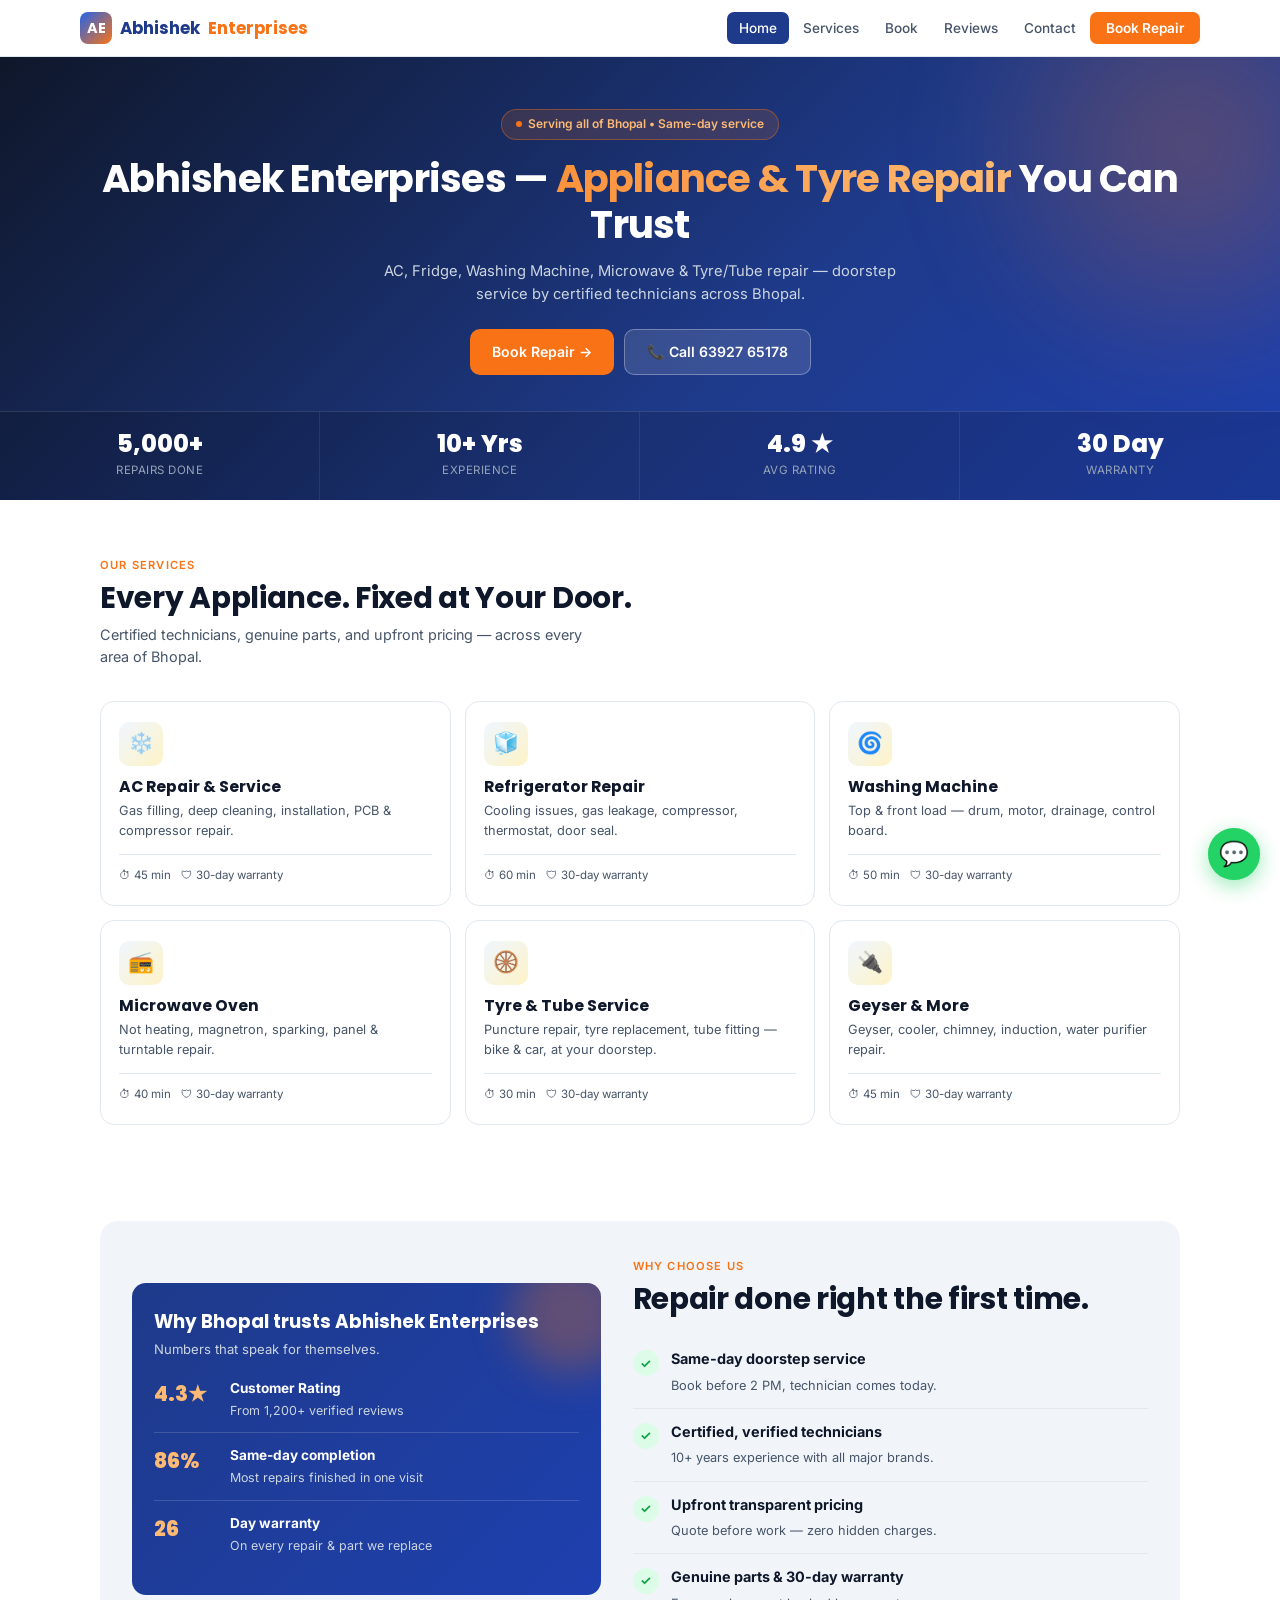
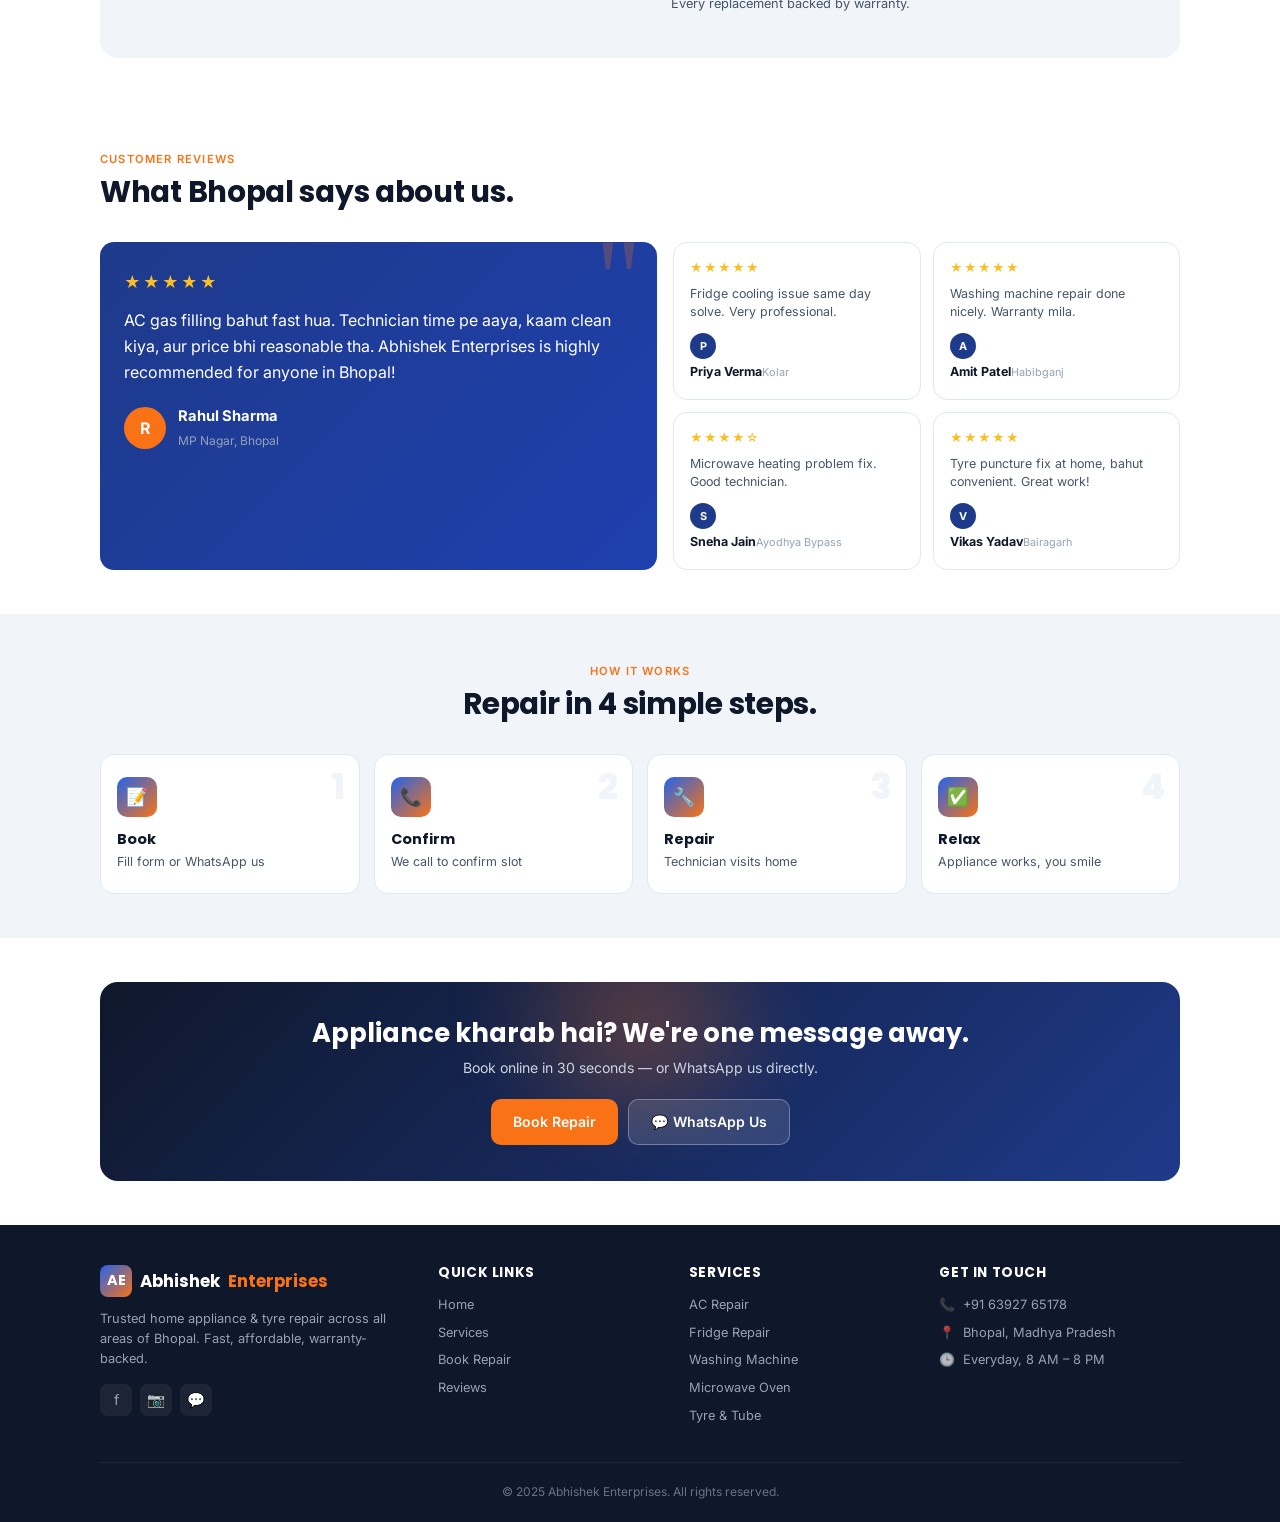
<file: index.html>
<!DOCTYPE html>
<html lang="en">
<head>
  <meta charset="UTF-8">
  <meta name="viewport" content="width=device-width, initial-scale=1.0">
  <title>Abhishek Enterprises | AC, Fridge, Washing Machine & Tyre Repair in Bhopal</title>
  <meta name="description" content="Abhishek Enterprises — Bhopal's trusted home appliance & tyre repair. AC, Fridge, Washing Machine, Microwave & Tyre/Tube service with doorstep service. Call 63927 65178.">
  <link rel="stylesheet" href="css/style.css">
</head>
<body>

<header>
  <div class="container nav">
    <a href="index.html" class="logo">
      <div class="logo-mark">AE</div>
      Abhishek<span>Enterprises</span>
    </a>
    <ul class="nav-links">
      <li><a href="index.html" class="active">Home</a></li>
      <li><a href="services.html">Services</a></li>
      <li><a href="booking.html">Book</a></li>
      <li><a href="reviews.html">Reviews</a></li>
      <li><a href="contact.html">Contact</a></li>
      <li><a href="booking.html" class="nav-cta">Book Repair</a></li>
    </ul>
    <button class="hamburger">☰</button>
  </div>
</header>

<!-- HERO + TRUST -->
<div class="hero-wrap">
  <div class="container">
    <div class="hero-content">
      <div class="hero-badge"><span class="dot"></span> Serving all of Bhopal • Same-day service</div>
      <h1>Abhishek Enterprises — <span class="grad">Appliance & Tyre Repair</span> You Can Trust</h1>
      <p>AC, Fridge, Washing Machine, Microwave & Tyre/Tube repair — doorstep service by certified technicians across Bhopal.</p>
      <div class="hero-btns">
        <a href="booking.html" class="btn btn-primary">Book Repair →</a>
        <a href="tel:+916392765178" class="btn btn-ghost">📞 Call 63927 65178</a>
      </div>
    </div>
  </div>
  <div class="trust-strip">
    <div class="trust-item"><div class="num" data-count="5000" data-suffix="+">5000+</div><div class="lbl">Repairs Done</div></div>
    <div class="trust-item"><div class="num" data-count="10" data-suffix="+ Yrs">10+ Yrs</div><div class="lbl">Experience</div></div>
    <div class="trust-item"><div class="num" data-count="4.9" data-decimals="1" data-suffix=" ★">4.9 ★</div><div class="lbl">Avg Rating</div></div>
    <div class="trust-item"><div class="num" data-count="30" data-suffix=" Day">30 Day</div><div class="lbl">Warranty</div></div>
  </div>
</div>

<!-- SERVICES -->
<section>
  <div class="container">
    <div class="section-head" data-animate>
      <div class="section-tag">Our Services</div>
      <h2>Every Appliance. Fixed at Your Door.</h2>
      <p>Certified technicians, genuine parts, and upfront pricing — across every area of Bhopal.</p>
    </div>
    <div class="services-grid">

      <div class="service-card" data-animate data-delay="1">
        <div class="service-top"><div class="service-icon">❄️</div></div>
        <h3>AC Repair & Service</h3>
        <p>Gas filling, deep cleaning, installation, PCB & compressor repair.</p>
        <div class="meta"><span>⏱ 45 min</span><span>🛡 30-day warranty</span></div>
      </div>

      <div class="service-card" data-animate data-delay="2">
        <div class="service-top"><div class="service-icon">🧊</div></div>
        <h3>Refrigerator Repair</h3>
        <p>Cooling issues, gas leakage, compressor, thermostat, door seal.</p>
        <div class="meta"><span>⏱ 60 min</span><span>🛡 30-day warranty</span></div>
      </div>

      <div class="service-card" data-animate data-delay="3">
        <div class="service-top"><div class="service-icon">🌀</div></div>
        <h3>Washing Machine</h3>
        <p>Top & front load — drum, motor, drainage, control board.</p>
        <div class="meta"><span>⏱ 50 min</span><span>🛡 30-day warranty</span></div>
      </div>

      <div class="service-card" data-animate data-delay="4">
        <div class="service-top"><div class="service-icon">📻</div></div>
        <h3>Microwave Oven</h3>
        <p>Not heating, magnetron, sparking, panel & turntable repair.</p>
        <div class="meta"><span>⏱ 40 min</span><span>🛡 30-day warranty</span></div>
      </div>

      <div class="service-card" data-animate data-delay="5">
        <div class="service-top"><div class="service-icon">🛞</div></div>
        <h3>Tyre & Tube Service</h3>
        <p>Puncture repair, tyre replacement, tube fitting — bike & car, at your doorstep.</p>
        <div class="meta"><span>⏱ 30 min</span><span>🛡 30-day warranty</span></div>
      </div>

      <div class="service-card" data-animate data-delay="6">
        <div class="service-top"><div class="service-icon">🔌</div></div>
        <h3>Geyser & More</h3>
        <p>Geyser, cooler, chimney, induction, water purifier repair.</p>
        <div class="meta"><span>⏱ 45 min</span><span>🛡 30-day warranty</span></div>
      </div>

    </div>
  </div>
</section>

<!-- WHY US -->
<section class="tight">
  <div class="container">
    <div class="why-wrap" data-animate>
      <div class="why-visual">
        <h3>Why Bhopal trusts Abhishek Enterprises</h3>
        <p>Numbers that speak for themselves.</p>
        <div class="why-metric">
          <div class="m-num" data-count="4.9" data-decimals="1" data-suffix="★">4.9★</div>
          <div class="m-txt"><strong>Customer Rating</strong>From 1,200+ verified reviews</div>
        </div>
        <div class="why-metric">
          <div class="m-num" data-count="98" data-suffix="%">98%</div>
          <div class="m-txt"><strong>Same-day completion</strong>Most repairs finished in one visit</div>
        </div>
        <div class="why-metric">
          <div class="m-num" data-count="30">30</div>
          <div class="m-txt"><strong>Day warranty</strong>On every repair & part we replace</div>
        </div>
      </div>
      <div>
        <div class="section-head" style="margin-bottom:20px;">
          <div class="section-tag">Why Choose Us</div>
          <h2>Repair done right the first time.</h2>
        </div>
        <ul class="why-list">
          <li>
            <div class="why-check">✓</div>
            <div><strong>Same-day doorstep service</strong><span>Book before 2 PM, technician comes today.</span></div>
          </li>
          <li>
            <div class="why-check">✓</div>
            <div><strong>Certified, verified technicians</strong><span>10+ years experience with all major brands.</span></div>
          </li>
          <li>
            <div class="why-check">✓</div>
            <div><strong>Upfront transparent pricing</strong><span>Quote before work — zero hidden charges.</span></div>
          </li>
          <li>
            <div class="why-check">✓</div>
            <div><strong>Genuine parts & 30-day warranty</strong><span>Every replacement backed by warranty.</span></div>
          </li>
        </ul>
      </div>
    </div>
  </div>
</section>

<!-- REVIEWS -->
<section class="tight">
  <div class="container">
    <div class="section-head" data-animate>
      <div class="section-tag">Customer Reviews</div>
      <h2>What Bhopal says about us.</h2>
    </div>
    <div class="reviews-wrap">
      <div class="review-featured" data-animate>
        <div class="stars">★★★★★</div>
        <p>AC gas filling bahut fast hua. Technician time pe aaya, kaam clean kiya, aur price bhi reasonable tha. Abhishek Enterprises is highly recommended for anyone in Bhopal!</p>
        <div class="reviewer">
          <div class="avatar">R</div>
          <div><strong>Rahul Sharma</strong><small>MP Nagar, Bhopal</small></div>
        </div>
      </div>
      <div class="review-mini-grid">
        <div class="review-mini" data-animate data-delay="1">
          <div class="stars">★★★★★</div>
          <p>Fridge cooling issue same day solve. Very professional.</p>
          <div class="reviewer"><div class="avatar">P</div><div><strong>Priya Verma</strong><small>Kolar</small></div></div>
        </div>
        <div class="review-mini" data-animate data-delay="2">
          <div class="stars">★★★★★</div>
          <p>Washing machine repair done nicely. Warranty mila.</p>
          <div class="reviewer"><div class="avatar">A</div><div><strong>Amit Patel</strong><small>Habibganj</small></div></div>
        </div>
        <div class="review-mini" data-animate data-delay="3">
          <div class="stars">★★★★☆</div>
          <p>Microwave heating problem fix. Good technician.</p>
          <div class="reviewer"><div class="avatar">S</div><div><strong>Sneha Jain</strong><small>Ayodhya Bypass</small></div></div>
        </div>
        <div class="review-mini" data-animate data-delay="4">
          <div class="stars">★★★★★</div>
          <p>Tyre puncture fix at home, bahut convenient. Great work!</p>
          <div class="reviewer"><div class="avatar">V</div><div><strong>Vikas Yadav</strong><small>Bairagarh</small></div></div>
        </div>
      </div>
    </div>
  </div>
</section>

<!-- STEPS -->
<section class="tight" style="background:var(--light);">
  <div class="container">
    <div class="section-head center" data-animate>
      <div class="section-tag">How It Works</div>
      <h2>Repair in 4 simple steps.</h2>
    </div>
    <div class="steps">
      <div class="step" data-animate data-delay="1">
        <div class="step-num">1</div>
        <div class="step-icon">📝</div>
        <h4>Book</h4>
        <p>Fill form or WhatsApp us</p>
      </div>
      <div class="step" data-animate data-delay="2">
        <div class="step-num">2</div>
        <div class="step-icon">📞</div>
        <h4>Confirm</h4>
        <p>We call to confirm slot</p>
      </div>
      <div class="step" data-animate data-delay="3">
        <div class="step-num">3</div>
        <div class="step-icon">🔧</div>
        <h4>Repair</h4>
        <p>Technician visits home</p>
      </div>
      <div class="step" data-animate data-delay="4">
        <div class="step-num">4</div>
        <div class="step-icon">✅</div>
        <h4>Relax</h4>
        <p>Appliance works, you smile</p>
      </div>
    </div>
  </div>
</section>

<!-- CTA -->
<section class="tight">
  <div class="container">
    <div class="cta-banner" data-animate>
      <h2>Appliance kharab hai? We're one message away.</h2>
      <p>Book online in 30 seconds — or WhatsApp us directly.</p>
      <div class="hero-btns">
        <a href="booking.html" class="btn btn-primary">Book Repair</a>
        <a href="#" onclick="sendToWhatsApp('Hi Abhishek Enterprises, mujhe repair chahiye'); return false;" class="btn btn-ghost">💬 WhatsApp Us</a>
      </div>
    </div>
  </div>
</section>

<footer>
  <div class="container">
    <div class="footer-grid">
      <div class="footer-brand">
        <div class="logo"><div class="logo-mark">AE</div>Abhishek<span>Enterprises</span></div>
        <p>Trusted home appliance & tyre repair across all areas of Bhopal. Fast, affordable, warranty-backed.</p>
        <div class="footer-social">
          <a href="#" title="Facebook">f</a>
          <a href="#" title="Instagram">📷</a>
          <a href="https://wa.me/916392765178" target="_blank" rel="noopener" title="WhatsApp">💬</a>
        </div>
      </div>
      <div>
        <h4>Quick Links</h4>
        <ul>
          <li><a href="index.html">Home</a></li>
          <li><a href="services.html">Services</a></li>
          <li><a href="booking.html">Book Repair</a></li>
          <li><a href="reviews.html">Reviews</a></li>
        </ul>
      </div>
      <div>
        <h4>Services</h4>
        <ul>
          <li><a href="services.html">AC Repair</a></li>
          <li><a href="services.html">Fridge Repair</a></li>
          <li><a href="services.html">Washing Machine</a></li>
          <li><a href="services.html">Microwave Oven</a></li>
          <li><a href="services.html">Tyre & Tube</a></li>
        </ul>
      </div>
      <div class="footer-contact">
        <h4>Get in Touch</h4>
        <p><span>📞</span> <a href="tel:+916392765178">+91 63927 65178</a></p>
        <p><span>📍</span> Bhopal, Madhya Pradesh</p>
        <p><span>🕒</span> Everyday, 8 AM – 8 PM</p>
      </div>
    </div>
    <div class="footer-bottom">© 2025 Abhishek Enterprises. All rights reserved.</div>
  </div>
</footer>

<a href="#" onclick="sendToWhatsApp('Hi Abhishek Enterprises, mujhe repair service chahiye'); return false;" class="wa-float">💬</a>

<script src="js/main.js"></script>
</body>
</html>
</file>
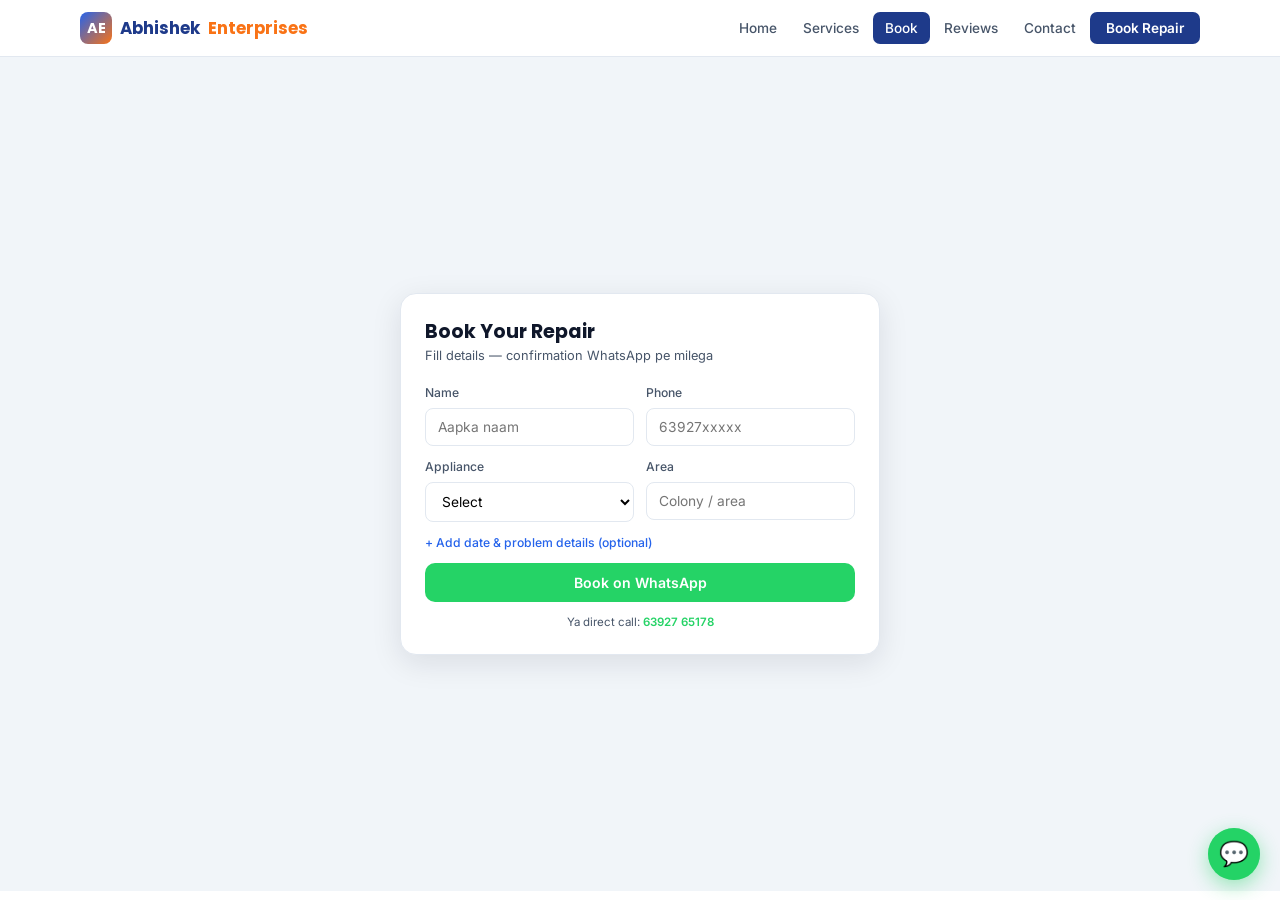
<file: booking.html>
<!DOCTYPE html>
<html lang="en">
<head>
  <meta charset="UTF-8">
  <meta name="viewport" content="width=device-width, initial-scale=1.0">
  <title>Book Repair | Abhishek Enterprises — Bhopal</title>
  <link rel="stylesheet" href="css/style.css">
</head>
<body>

<header>
  <div class="container nav">
    <a href="index.html" class="logo"><div class="logo-mark">AE</div>Abhishek<span>Enterprises</span></a>
    <ul class="nav-links">
      <li><a href="index.html">Home</a></li>
      <li><a href="services.html">Services</a></li>
      <li><a href="booking.html" class="active">Book</a></li>
      <li><a href="reviews.html">Reviews</a></li>
      <li><a href="contact.html">Contact</a></li>
      <li><a href="booking.html" class="nav-cta">Book Repair</a></li>
    </ul>
    <button class="hamburger">☰</button>
  </div>
</header>

<div class="form-page">
  <div class="form-card" data-animate>
    <h1>Book Your Repair</h1>
    <p class="subtitle">Fill details — confirmation WhatsApp pe milega</p>

    <form id="bookingForm">
      <div class="form-grid">
        <div class="form-group">
          <label>Name</label>
          <input type="text" id="bName" required placeholder="Aapka naam">
        </div>
        <div class="form-group">
          <label>Phone</label>
          <input type="tel" id="bPhone" required placeholder="63927xxxxx" pattern="[0-9]{10}">
        </div>
        <div class="form-group">
          <label>Appliance</label>
          <select id="bAppliance" required>
            <option value="">Select</option>
            <option>AC</option>
            <option>Refrigerator</option>
            <option>Washing Machine</option>
            <option>Microwave</option>
            <option>Tyre / Tube</option>
            <option>Geyser</option>
            <option>Other</option>
          </select>
        </div>
        <div class="form-group">
          <label>Area</label>
          <input type="text" id="bAddress" required placeholder="Colony / area">
        </div>
      </div>

      <div class="optional-toggle" onclick="document.getElementById('optFields').classList.toggle('open')">
        + Add date & problem details (optional)
      </div>

      <div class="optional-fields" id="optFields">
        <div class="form-group" style="margin-bottom:12px;">
          <label>Preferred Date</label>
          <input type="date" id="bDate">
        </div>
        <div class="form-group" style="margin-bottom:12px;">
          <label>Problem Description</label>
          <textarea id="bIssue" rows="2" placeholder="Kya issue hai?"></textarea>
        </div>
      </div>

      <button type="submit" class="btn btn-wa">Book on WhatsApp</button>
      <p class="helper">Ya direct call: <a href="tel:+916392765178">63927 65178</a></p>
    </form>
  </div>
</div>

<a href="#" onclick="sendToWhatsApp('Hi Abhishek Enterprises, mujhe repair service chahiye'); return false;" class="wa-float">💬</a>
<script src="js/main.js"></script>
</body>
</html>
</file>
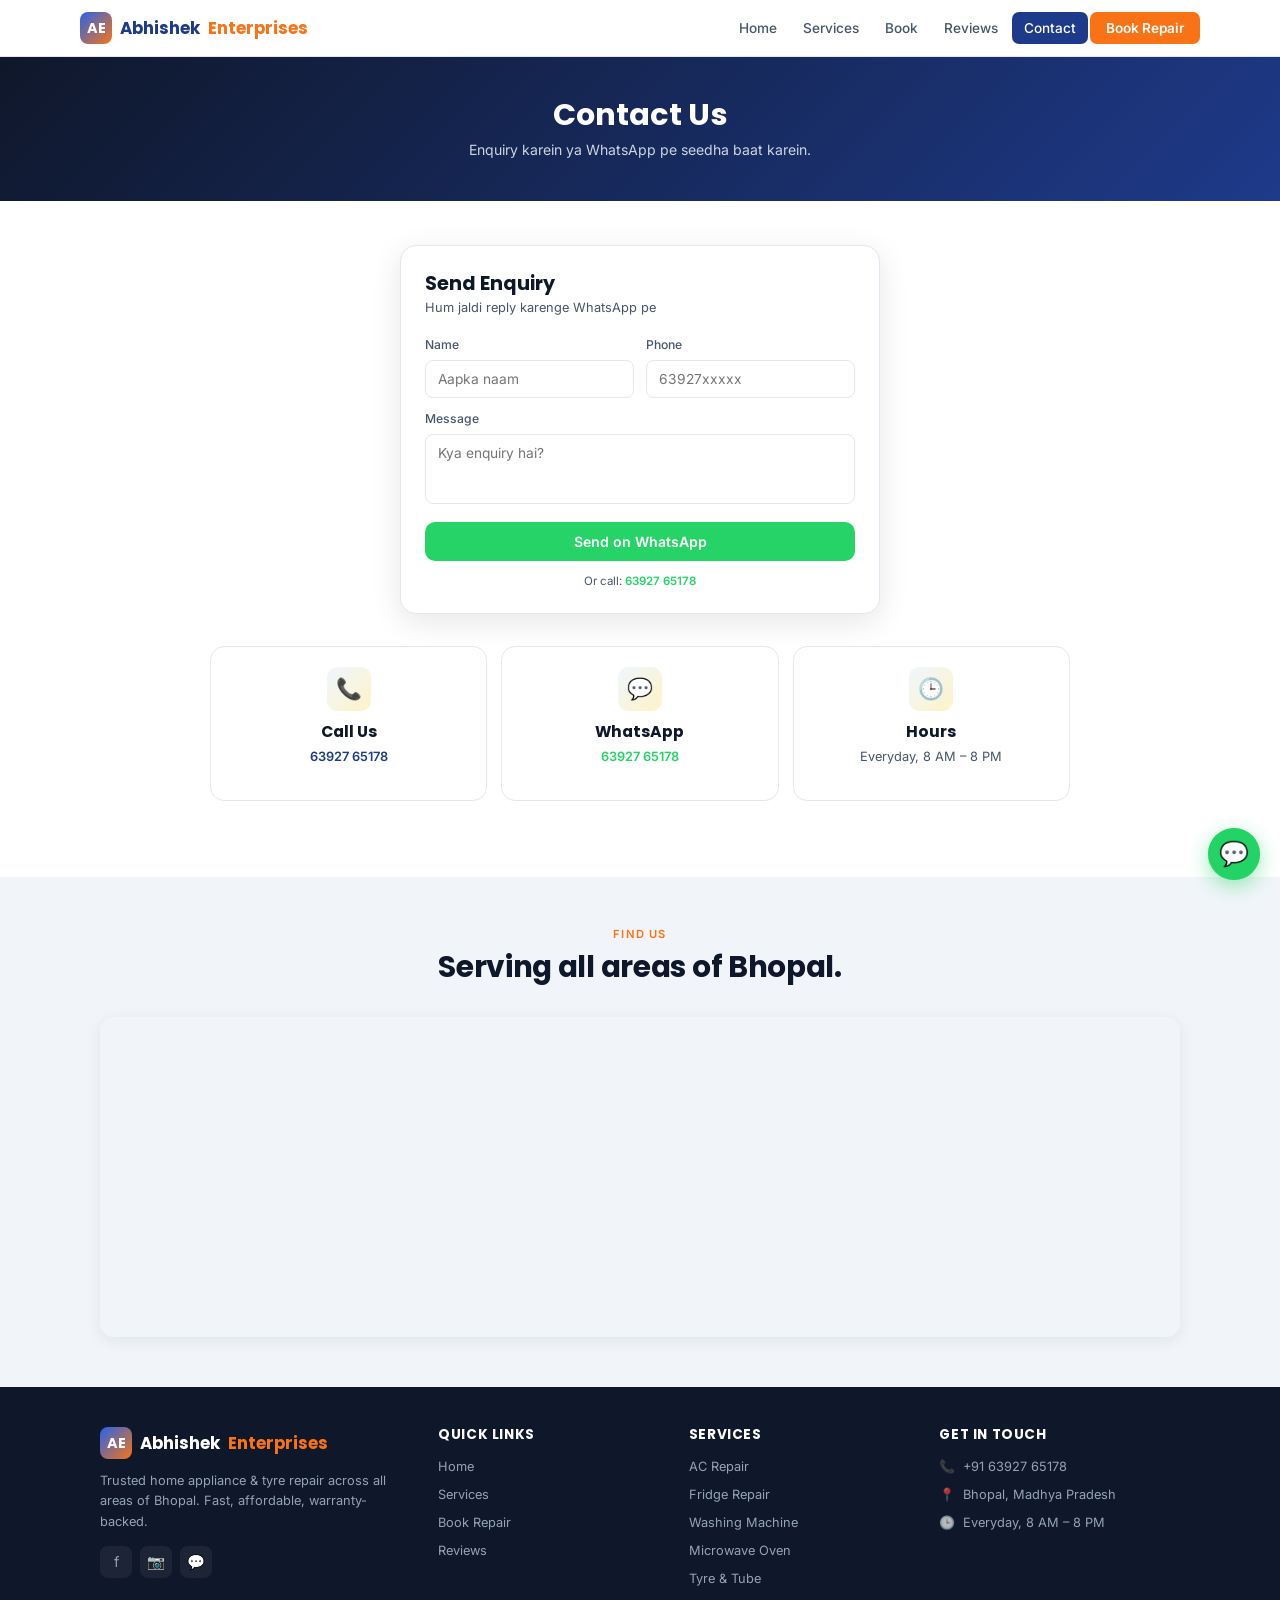
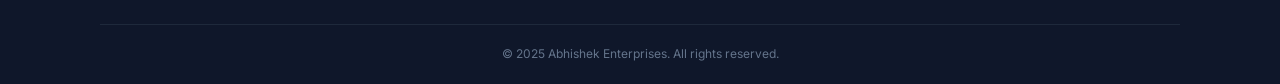
<file: contact.html>
<!DOCTYPE html>
<html lang="en">
<head>
  <meta charset="UTF-8">
  <meta name="viewport" content="width=device-width, initial-scale=1.0">
  <title>Contact | Abhishek Enterprises — Bhopal</title>
  <link rel="stylesheet" href="css/style.css">
</head>
<body>

<header>
  <div class="container nav">
    <a href="index.html" class="logo"><div class="logo-mark">AE</div>Abhishek<span>Enterprises</span></a>
    <ul class="nav-links">
      <li><a href="index.html">Home</a></li>
      <li><a href="services.html">Services</a></li>
      <li><a href="booking.html">Book</a></li>
      <li><a href="reviews.html">Reviews</a></li>
      <li><a href="contact.html" class="active">Contact</a></li>
      <li><a href="booking.html" class="nav-cta">Book Repair</a></li>
    </ul>
    <button class="hamburger">☰</button>
  </div>
</header>

<div class="page-header">
  <div class="container">
    <h1>Contact Us</h1>
    <p>Enquiry karein ya WhatsApp pe seedha baat karein.</p>
  </div>
</div>

<section class="tight">
  <div class="container" style="max-width:900px;">
    <div class="form-card" data-animate style="margin:0 auto 32px;">
      <h1>Send Enquiry</h1>
      <p class="subtitle">Hum jaldi reply karenge WhatsApp pe</p>
      <form id="enquiryForm">
        <div class="form-grid">
          <div class="form-group">
            <label>Name</label>
            <input type="text" id="eName" required placeholder="Aapka naam">
          </div>
          <div class="form-group">
            <label>Phone</label>
            <input type="tel" id="ePhone" required placeholder="63927xxxxx" pattern="[0-9]{10}">
          </div>
          <div class="form-group full">
            <label>Message</label>
            <textarea id="eMessage" rows="3" required placeholder="Kya enquiry hai?" style="width:100%;padding:10px 12px;border:1.5px solid var(--border);border-radius:8px;font-size:0.86rem;font-family:Inter;resize:none;min-height:60px;"></textarea>
          </div>
        </div>
        <button type="submit" class="btn btn-wa">Send on WhatsApp</button>
        <p class="helper">Or call: <a href="tel:+916392765178">63927 65178</a></p>
      </form>
    </div>

    <div class="services-grid" style="margin-bottom:32px;">
      <div class="service-card" data-animate data-delay="1" style="text-align:center;">
        <div class="service-icon" style="margin:0 auto 12px;">📞</div>
        <h3>Call Us</h3>
        <p><a href="tel:+916392765178" style="color:var(--primary);font-weight:600;">63927 65178</a></p>
      </div>
      <div class="service-card" data-animate data-delay="2" style="text-align:center;">
        <div class="service-icon" style="margin:0 auto 12px;">💬</div>
        <h3>WhatsApp</h3>
        <p><a href="https://wa.me/916392765178" target="_blank" rel="noopener" style="color:var(--wa);font-weight:600;">63927 65178</a></p>
      </div>
      <div class="service-card" data-animate data-delay="3" style="text-align:center;">
        <div class="service-icon" style="margin:0 auto 12px;">🕒</div>
        <h3>Hours</h3>
        <p>Everyday, 8 AM – 8 PM</p>
      </div>
    </div>
  </div>
</section>

<section class="tight" style="background:var(--light);">
  <div class="container">
    <div class="section-head center" data-animate>
      <div class="section-tag">Find Us</div>
      <h2>Serving all areas of Bhopal.</h2>
    </div>
    <div class="map-container" data-animate>
      <iframe
        src="https://www.google.com/maps/embed?pb=!1m18!1m12!1m3!1d117836.64583028!2d77.3085!3d23.2599!2m3!1f0!2f0!3f0!3m2!1i1024!2i768!4f13.1!3m3!1m2!1s0x397c428f8fd68fbd%3A0x215971b8b3e2f6c3!2sBhopal%2C%20Madhya%20Pradesh!5e0!3m2!1sen!2sin!4v1700000000000!5m2!1sen!2sin"
        loading="lazy" referrerpolicy="no-referrer-when-downgrade" allowfullscreen></iframe>
    </div>
  </div>
</section>

<footer>
  <div class="container">
    <div class="footer-grid">
      <div class="footer-brand">
        <div class="logo"><div class="logo-mark">AE</div>Abhishek<span>Enterprises</span></div>
        <p>Trusted home appliance & tyre repair across all areas of Bhopal. Fast, affordable, warranty-backed.</p>
        <div class="footer-social">
          <a href="#" title="Facebook">f</a>
          <a href="#" title="Instagram">📷</a>
          <a href="https://wa.me/916392765178" target="_blank" rel="noopener" title="WhatsApp">💬</a>
        </div>
      </div>
      <div>
        <h4>Quick Links</h4>
        <ul>
          <li><a href="index.html">Home</a></li>
          <li><a href="services.html">Services</a></li>
          <li><a href="booking.html">Book Repair</a></li>
          <li><a href="reviews.html">Reviews</a></li>
        </ul>
      </div>
      <div>
        <h4>Services</h4>
        <ul>
          <li><a href="services.html">AC Repair</a></li>
          <li><a href="services.html">Fridge Repair</a></li>
          <li><a href="services.html">Washing Machine</a></li>
          <li><a href="services.html">Microwave Oven</a></li>
          <li><a href="services.html">Tyre & Tube</a></li>
        </ul>
      </div>
      <div class="footer-contact">
        <h4>Get in Touch</h4>
        <p><span>📞</span> <a href="tel:+916392765178">+91 63927 65178</a></p>
        <p><span>📍</span> Bhopal, Madhya Pradesh</p>
        <p><span>🕒</span> Everyday, 8 AM – 8 PM</p>
      </div>
    </div>
    <div class="footer-bottom">© 2025 Abhishek Enterprises. All rights reserved.</div>
  </div>
</footer>

<a href="#" onclick="sendToWhatsApp('Hi Abhishek Enterprises, mujhe repair service chahiye'); return false;" class="wa-float">💬</a>
<script src="js/main.js"></script>
</body>
</html>
</file>
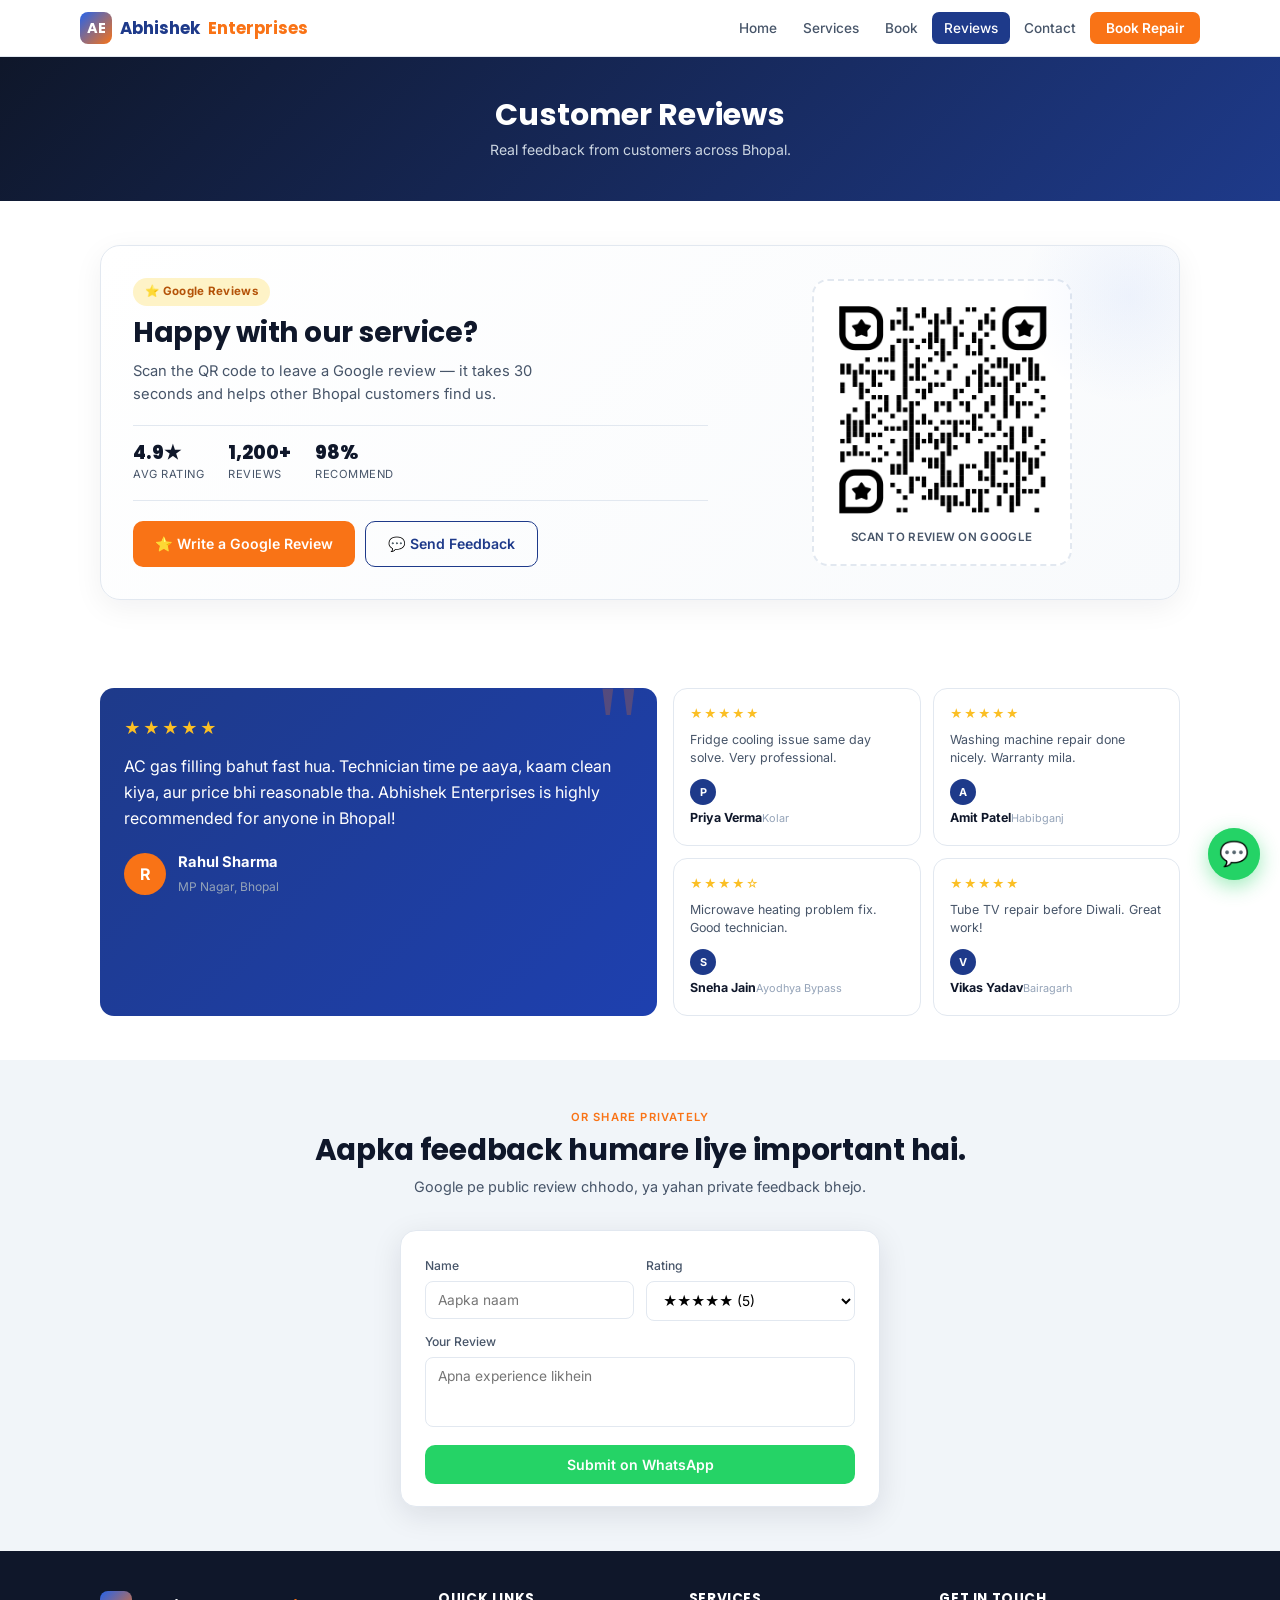
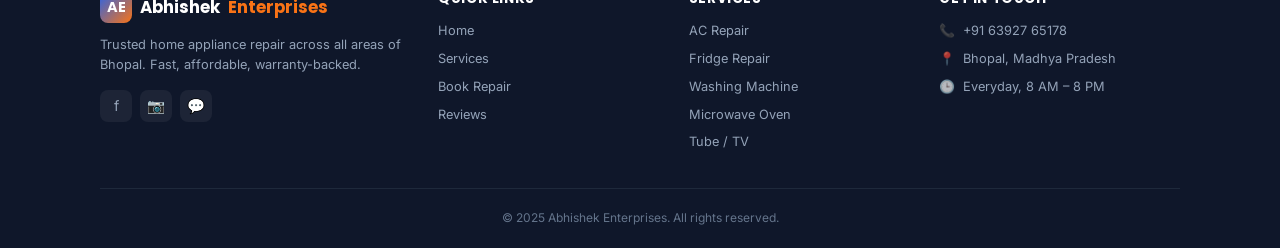
<file: reviews.html>
<!DOCTYPE html>
<html lang="en">
<head>
  <meta charset="UTF-8">
  <meta name="viewport" content="width=device-width, initial-scale=1.0">
  <title>Reviews | Abhishek Enterprises — Bhopal</title>
  <meta name="description" content="Read customer reviews and share your experience with Abhishek Enterprises. Scan QR to leave a Google review.">
  <link rel="stylesheet" href="css/style.css">
</head>
<body>

<header>
  <div class="container nav">
    <a href="index.html" class="logo"><div class="logo-mark">AE</div>Abhishek<span>Enterprises</span></a>
    <ul class="nav-links">
      <li><a href="index.html">Home</a></li>
      <li><a href="services.html">Services</a></li>
      <li><a href="booking.html">Book</a></li>
      <li><a href="reviews.html" class="active">Reviews</a></li>
      <li><a href="contact.html">Contact</a></li>
      <li><a href="booking.html" class="nav-cta">Book Repair</a></li>
    </ul>
    <button class="hamburger">☰</button>
  </div>
</header>

<div class="page-header">
  <div class="container">
    <h1>Customer Reviews</h1>
    <p>Real feedback from customers across Bhopal.</p>
  </div>
</div>

<!-- GOOGLE REVIEW QR SECTION -->
<section class="tight">
  <div class="container">
    <div class="google-review-card" data-animate>
      <div class="gr-left">
        <div class="gr-badge">⭐ Google Reviews</div>
        <h2>Happy with our service?</h2>
        <p>Scan the QR code to leave a Google review — it takes 30 seconds and helps other Bhopal customers find us.</p>
        <div class="gr-stats">
          <div><strong>4.9★</strong><span>Avg Rating</span></div>
          <div><strong>1,200+</strong><span>Reviews</span></div>
          <div><strong>98%</strong><span>Recommend</span></div>
        </div>
        <div class="gr-actions">
          <a href="https://search.google.com/local/writereview?placeid=ChIJTxUxnRFFfDkRXUodu3P3CHo" target="_blank" rel="noopener" class="btn btn-primary">
            ⭐ Write a Google Review
          </a>
          <a href="#" onclick="sendToWhatsApp('Hi Abhishek Enterprises, I want to share feedback'); return false;" class="btn btn-outline">
            💬 Send Feedback
          </a>
        </div>
      </div>
      <div class="gr-right">
        <div class="qr-box">
          <img
            src="images/Abhishek Enterprises.png"
            alt="Scan to review Abhishek Enterprises on Google"
            width="220" height="220"
            loading="lazy">
          <div class="qr-label">Scan to review on Google</div>
        </div>
      </div>
    </div>
  </div>
</section>

<!-- EXISTING REVIEWS -->
<section class="tight">
  <div class="container">
    <div class="reviews-wrap">
      <div class="review-featured" data-animate>
        <div class="stars">★★★★★</div>
        <p>AC gas filling bahut fast hua. Technician time pe aaya, kaam clean kiya, aur price bhi reasonable tha. Abhishek Enterprises is highly recommended for anyone in Bhopal!</p>
        <div class="reviewer">
          <div class="avatar">R</div>
          <div><strong>Rahul Sharma</strong><small>MP Nagar, Bhopal</small></div>
        </div>
      </div>
      <div class="review-mini-grid">
        <div class="review-mini" data-animate data-delay="1">
          <div class="stars">★★★★★</div>
          <p>Fridge cooling issue same day solve. Very professional.</p>
          <div class="reviewer"><div class="avatar">P</div><div><strong>Priya Verma</strong><small>Kolar</small></div></div>
        </div>
        <div class="review-mini" data-animate data-delay="2">
          <div class="stars">★★★★★</div>
          <p>Washing machine repair done nicely. Warranty mila.</p>
          <div class="reviewer"><div class="avatar">A</div><div><strong>Amit Patel</strong><small>Habibganj</small></div></div>
        </div>
        <div class="review-mini" data-animate data-delay="3">
          <div class="stars">★★★★☆</div>
          <p>Microwave heating problem fix. Good technician.</p>
          <div class="reviewer"><div class="avatar">S</div><div><strong>Sneha Jain</strong><small>Ayodhya Bypass</small></div></div>
        </div>
        <div class="review-mini" data-animate data-delay="4">
          <div class="stars">★★★★★</div>
          <p>Tube TV repair before Diwali. Great work!</p>
          <div class="reviewer"><div class="avatar">V</div><div><strong>Vikas Yadav</strong><small>Bairagarh</small></div></div>
        </div>
      </div>
    </div>
  </div>
</section>

<!-- FORM FALLBACK -->
<section class="tight" style="background:var(--light);">
  <div class="container">
    <div class="section-head center" data-animate>
      <div class="section-tag">Or Share Privately</div>
      <h2>Aapka feedback humare liye important hai.</h2>
      <p>Google pe public review chhodo, ya yahan private feedback bhejo.</p>
    </div>
    <div class="form-card" data-animate data-delay="1" style="margin:0 auto;">
      <form id="reviewForm">
        <div class="form-grid">
          <div class="form-group">
            <label>Name</label>
            <input type="text" id="rName" required placeholder="Aapka naam">
          </div>
          <div class="form-group">
            <label>Rating</label>
            <select id="rRating" required>
              <option value="5">★★★★★ (5)</option>
              <option value="4">★★★★☆ (4)</option>
              <option value="3">★★★☆☆ (3)</option>
              <option value="2">★★☆☆☆ (2)</option>
              <option value="1">★☆☆☆☆ (1)</option>
            </select>
          </div>
          <div class="form-group full">
            <label>Your Review</label>
            <textarea id="rReview" rows="3" required placeholder="Apna experience likhein"></textarea>
          </div>
        </div>
        <button type="submit" class="btn btn-wa">Submit on WhatsApp</button>
      </form>
    </div>
  </div>
</section>

<footer>
  <div class="container">
    <div class="footer-grid">
      <div class="footer-brand">
        <div class="logo"><div class="logo-mark">AE</div>Abhishek<span>Enterprises</span></div>
        <p>Trusted home appliance repair across all areas of Bhopal. Fast, affordable, warranty-backed.</p>
        <div class="footer-social">
          <a href="#" title="Facebook">f</a>
          <a href="#" title="Instagram">📷</a>
          <a href="#" onclick="sendToWhatsApp('Hi Abhishek Enterprises'); return false;" title="WhatsApp">💬</a>
        </div>
      </div>
      <div>
        <h4>Quick Links</h4>
        <ul>
          <li><a href="index.html">Home</a></li>
          <li><a href="services.html">Services</a></li>
          <li><a href="booking.html">Book Repair</a></li>
          <li><a href="reviews.html">Reviews</a></li>
        </ul>
      </div>
      <div>
        <h4>Services</h4>
        <ul>
          <li><a href="services.html">AC Repair</a></li>
          <li><a href="services.html">Fridge Repair</a></li>
          <li><a href="services.html">Washing Machine</a></li>
          <li><a href="services.html">Microwave Oven</a></li>
          <li><a href="services.html">Tube / TV</a></li>
        </ul>
      </div>
      <div class="footer-contact">
        <h4>Get in Touch</h4>
        <p><span>📞</span> <a href="tel:+916392765178">+91 63927 65178</a></p>
        <p><span>📍</span> Bhopal, Madhya Pradesh</p>
        <p><span>🕒</span> Everyday, 8 AM – 8 PM</p>
      </div>
    </div>
    <div class="footer-bottom">© 2025 Abhishek Enterprises. All rights reserved.</div>
  </div>
</footer>

<a href="#" onclick="sendToWhatsApp('Hi Abhishek Enterprises, mujhe repair service chahiye'); return false;" class="wa-float">💬</a>
<script src="js/main.js"></script>
</body>
</html>
</file>
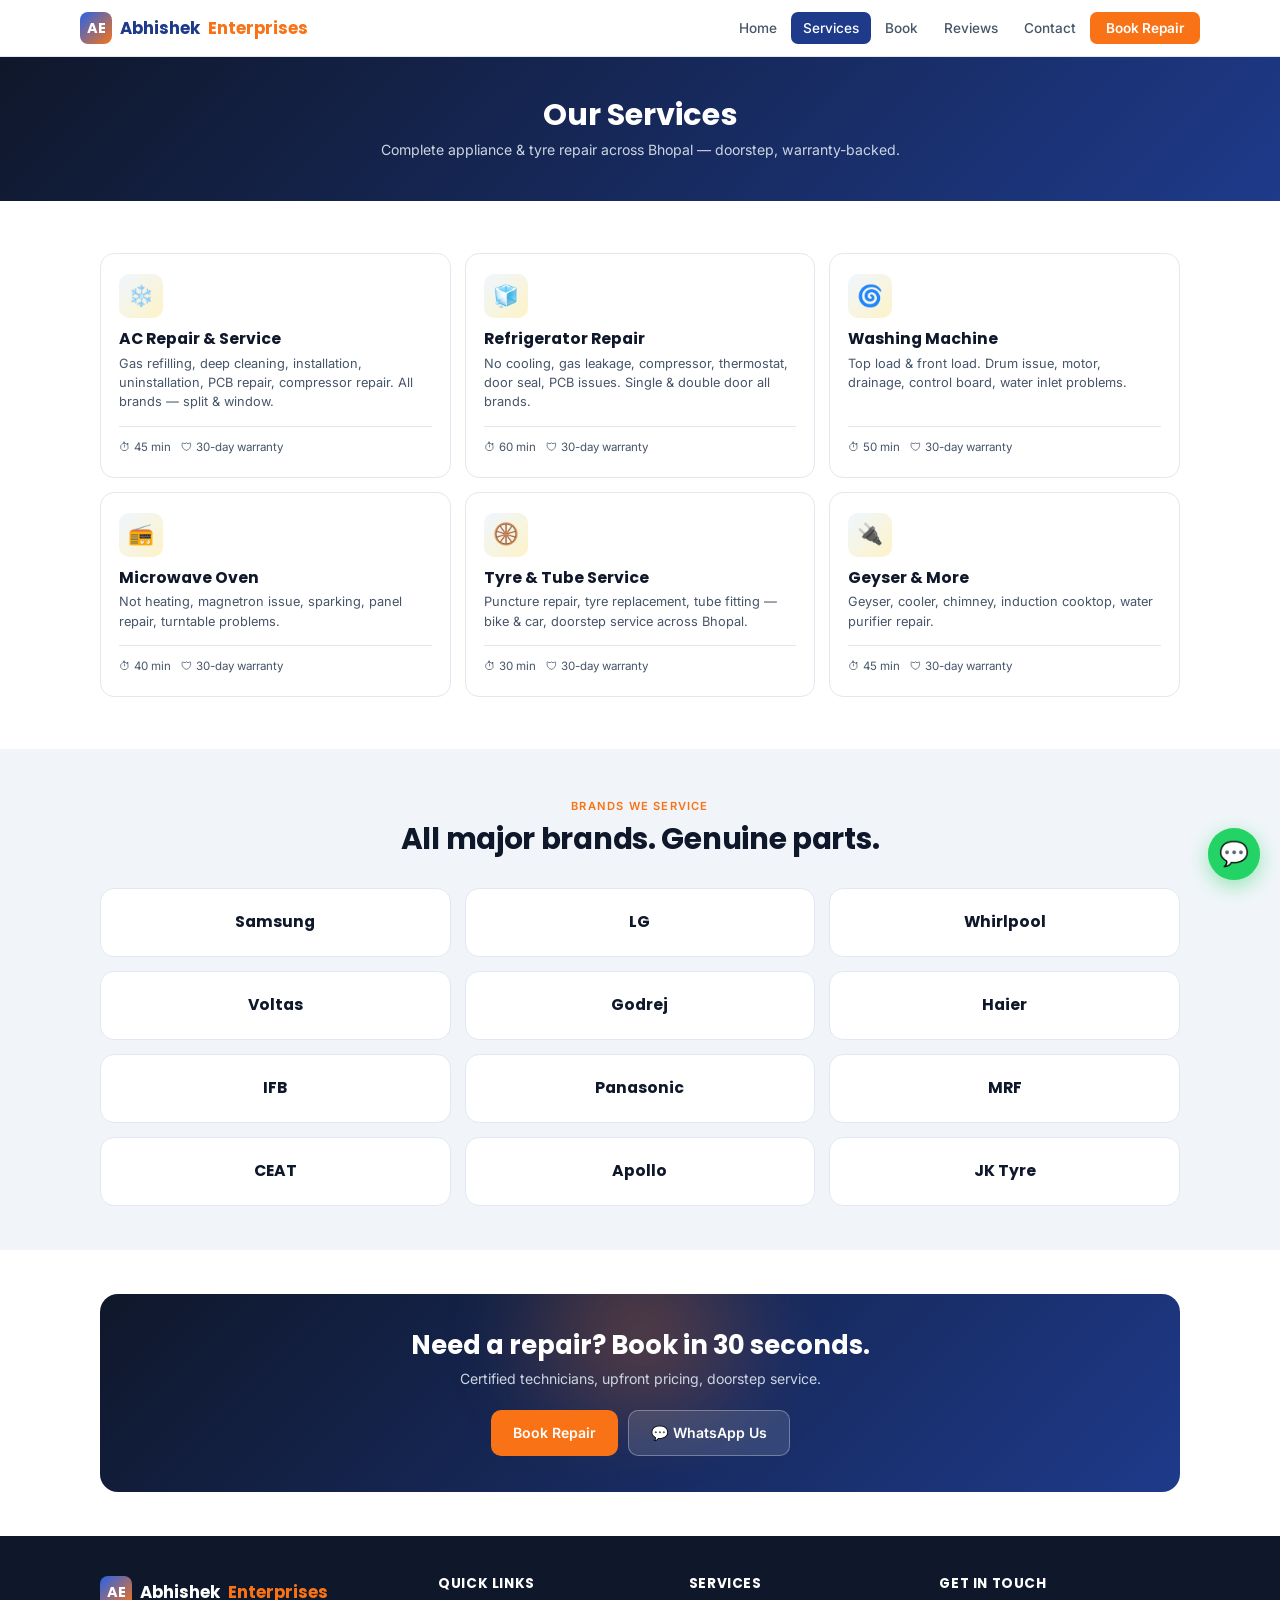
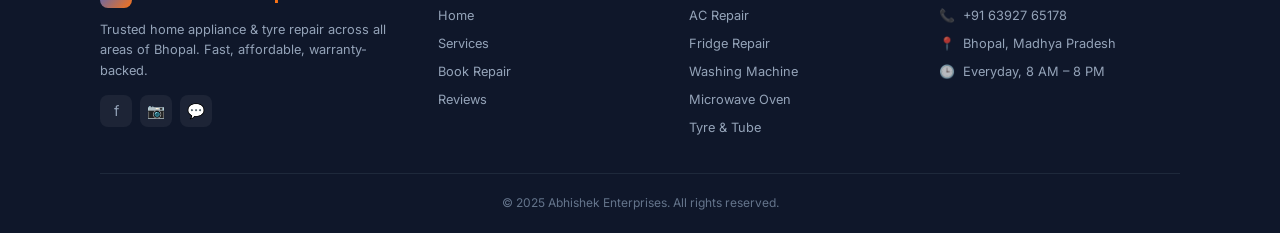
<file: services.html>
<!DOCTYPE html>
<html lang="en">
<head>
  <meta charset="UTF-8">
  <meta name="viewport" content="width=device-width, initial-scale=1.0">
  <title>Services | Abhishek Enterprises — Bhopal</title>
  <meta name="description" content="Complete home appliance & tyre repair in Bhopal — AC, Fridge, Washing Machine, Microwave, Tyre/Tube and more. Doorstep service by Abhishek Enterprises. Call 63927 65178.">
  <link rel="stylesheet" href="css/style.css">
</head>
<body>

<header>
  <div class="container nav">
    <a href="index.html" class="logo"><div class="logo-mark">AE</div>Abhishek<span>Enterprises</span></a>
    <ul class="nav-links">
      <li><a href="index.html">Home</a></li>
      <li><a href="services.html" class="active">Services</a></li>
      <li><a href="booking.html">Book</a></li>
      <li><a href="reviews.html">Reviews</a></li>
      <li><a href="contact.html">Contact</a></li>
      <li><a href="booking.html" class="nav-cta">Book Repair</a></li>
    </ul>
    <button class="hamburger">☰</button>
  </div>
</header>

<div class="page-header">
  <div class="container">
    <h1>Our Services</h1>
    <p>Complete appliance & tyre repair across Bhopal — doorstep, warranty-backed.</p>
  </div>
</div>

<section>
  <div class="container">
    <div class="services-grid">

      <div class="service-card" data-animate data-delay="1">
        <div class="service-top"><div class="service-icon">❄️</div></div>
        <h3>AC Repair & Service</h3>
        <p>Gas refilling, deep cleaning, installation, uninstallation, PCB repair, compressor repair. All brands — split & window.</p>
        <div class="meta"><span>⏱ 45 min</span><span>🛡 30-day warranty</span></div>
      </div>

      <div class="service-card" data-animate data-delay="2">
        <div class="service-top"><div class="service-icon">🧊</div></div>
        <h3>Refrigerator Repair</h3>
        <p>No cooling, gas leakage, compressor, thermostat, door seal, PCB issues. Single & double door all brands.</p>
        <div class="meta"><span>⏱ 60 min</span><span>🛡 30-day warranty</span></div>
      </div>

      <div class="service-card" data-animate data-delay="3">
        <div class="service-top"><div class="service-icon">🌀</div></div>
        <h3>Washing Machine</h3>
        <p>Top load & front load. Drum issue, motor, drainage, control board, water inlet problems.</p>
        <div class="meta"><span>⏱ 50 min</span><span>🛡 30-day warranty</span></div>
      </div>

      <div class="service-card" data-animate data-delay="4">
        <div class="service-top"><div class="service-icon">📻</div></div>
        <h3>Microwave Oven</h3>
        <p>Not heating, magnetron issue, sparking, panel repair, turntable problems.</p>
        <div class="meta"><span>⏱ 40 min</span><span>🛡 30-day warranty</span></div>
      </div>

      <div class="service-card" data-animate data-delay="5">
        <div class="service-top"><div class="service-icon">🛞</div></div>
        <h3>Tyre & Tube Service</h3>
        <p>Puncture repair, tyre replacement, tube fitting — bike & car, doorstep service across Bhopal.</p>
        <div class="meta"><span>⏱ 30 min</span><span>🛡 30-day warranty</span></div>
      </div>

      <div class="service-card" data-animate data-delay="6">
        <div class="service-top"><div class="service-icon">🔌</div></div>
        <h3>Geyser & More</h3>
        <p>Geyser, cooler, chimney, induction cooktop, water purifier repair.</p>
        <div class="meta"><span>⏱ 45 min</span><span>🛡 30-day warranty</span></div>
      </div>

    </div>
  </div>
</section>

<!-- Brands -->
<section class="tight" style="background:var(--light);">
  <div class="container">
    <div class="section-head center" data-animate>
      <div class="section-tag">Brands We Service</div>
      <h2>All major brands. Genuine parts.</h2>
    </div>
    <div class="services-grid">
      <div class="service-card" data-animate data-delay="1" style="text-align:center;padding:24px;"><h3 style="margin:0;">Samsung</h3></div>
      <div class="service-card" data-animate data-delay="2" style="text-align:center;padding:24px;"><h3 style="margin:0;">LG</h3></div>
      <div class="service-card" data-animate data-delay="3" style="text-align:center;padding:24px;"><h3 style="margin:0;">Whirlpool</h3></div>
      <div class="service-card" data-animate data-delay="4" style="text-align:center;padding:24px;"><h3 style="margin:0;">Voltas</h3></div>
      <div class="service-card" data-animate data-delay="5" style="text-align:center;padding:24px;"><h3 style="margin:0;">Godrej</h3></div>
      <div class="service-card" data-animate data-delay="6" style="text-align:center;padding:24px;"><h3 style="margin:0;">Haier</h3></div>
      <div class="service-card" data-animate data-delay="1" style="text-align:center;padding:24px;"><h3 style="margin:0;">IFB</h3></div>
      <div class="service-card" data-animate data-delay="2" style="text-align:center;padding:24px;"><h3 style="margin:0;">Panasonic</h3></div>
      <div class="service-card" data-animate data-delay="3" style="text-align:center;padding:24px;"><h3 style="margin:0;">MRF</h3></div>
      <div class="service-card" data-animate data-delay="4" style="text-align:center;padding:24px;"><h3 style="margin:0;">CEAT</h3></div>
      <div class="service-card" data-animate data-delay="5" style="text-align:center;padding:24px;"><h3 style="margin:0;">Apollo</h3></div>
      <div class="service-card" data-animate data-delay="6" style="text-align:center;padding:24px;"><h3 style="margin:0;">JK Tyre</h3></div>
    </div>
  </div>
</section>

<section class="tight">
  <div class="container">
    <div class="cta-banner" data-animate>
      <h2>Need a repair? Book in 30 seconds.</h2>
      <p>Certified technicians, upfront pricing, doorstep service.</p>
      <div class="hero-btns">
        <a href="booking.html" class="btn btn-primary">Book Repair</a>
        <a href="#" onclick="sendToWhatsApp('Hi Abhishek Enterprises, mujhe service details chahiye'); return false;" class="btn btn-ghost">💬 WhatsApp Us</a>
      </div>
    </div>
  </div>
</section>

<footer>
  <div class="container">
    <div class="footer-grid">
      <div class="footer-brand">
        <div class="logo"><div class="logo-mark">AE</div>Abhishek<span>Enterprises</span></div>
        <p>Trusted home appliance & tyre repair across all areas of Bhopal. Fast, affordable, warranty-backed.</p>
        <div class="footer-social">
          <a href="#" title="Facebook">f</a>
          <a href="#" title="Instagram">📷</a>
          <a href="https://wa.me/916392765178" target="_blank" rel="noopener" title="WhatsApp">💬</a>
        </div>
      </div>
      <div>
        <h4>Quick Links</h4>
        <ul>
          <li><a href="index.html">Home</a></li>
          <li><a href="services.html">Services</a></li>
          <li><a href="booking.html">Book Repair</a></li>
          <li><a href="reviews.html">Reviews</a></li>
        </ul>
      </div>
      <div>
        <h4>Services</h4>
        <ul>
          <li><a href="services.html">AC Repair</a></li>
          <li><a href="services.html">Fridge Repair</a></li>
          <li><a href="services.html">Washing Machine</a></li>
          <li><a href="services.html">Microwave Oven</a></li>
          <li><a href="services.html">Tyre & Tube</a></li>
        </ul>
      </div>
      <div class="footer-contact">
        <h4>Get in Touch</h4>
        <p><span>📞</span> <a href="tel:+916392765178">+91 63927 65178</a></p>
        <p><span>📍</span> Bhopal, Madhya Pradesh</p>
        <p><span>🕒</span> Everyday, 8 AM – 8 PM</p>
      </div>
    </div>
    <div class="footer-bottom">© 2025 Abhishek Enterprises. All rights reserved.</div>
  </div>
</footer>

<a href="#" onclick="sendToWhatsApp('Hi Abhishek Enterprises, mujhe repair service chahiye'); return false;" class="wa-float">💬</a>
<script src="js/main.js"></script>
</body>
</html>
</file>
<file: css/style.css>
@import url('https://fonts.googleapis.com/css2?family=Inter:wght@400;500;600;700&family=Poppins:wght@600;700;800&display=swap');

* { margin: 0; padding: 0; box-sizing: border-box; }

:root {
  --primary: #1e3a8a;
  --primary-light: #2563eb;
  --accent: #f97316;
  --accent-dark: #ea580c;
  --wa: #25D366;
  --dark: #0f172a;
  --slate: #475569;
  --muted: #94a3b8;
  --light: #f1f5f9;
  --border: #e2e8f0;
  --radius: 14px;
  --shadow: 0 4px 16px rgba(15,23,42,0.07);
  --shadow-lg: 0 12px 32px rgba(15,23,42,0.1);
}

body {
  font-family: 'Inter', sans-serif;
  color: var(--dark);
  line-height: 1.55;
  font-size: 15px;
  background: #fff;
}
h1, h2, h3, h4 { font-family: 'Poppins', sans-serif; line-height: 1.2; font-weight: 700; }
a { text-decoration: none; color: inherit; }

.container { max-width: 1120px; margin: 0 auto; padding: 0 20px; }

/* ===== HEADER ===== */
header {
  position: sticky; top: 0; z-index: 1000;
  background: rgba(255,255,255,0.95);
  backdrop-filter: blur(12px);
  border-bottom: 1px solid var(--border);
}
.nav { display: flex; justify-content: space-between; align-items: center; padding: 12px 0; }
.logo {
  display: flex; align-items: center; gap: 8px;
  font-family: 'Poppins'; font-weight: 700; font-size: 1.05rem;
  color: var(--primary);
}
.logo-mark {
  width: 32px; height: 32px; border-radius: 8px;
  background: linear-gradient(135deg, var(--primary-light), var(--accent));
  display: flex; align-items: center; justify-content: center;
  color: #fff; font-size: 0.9rem;
}
.logo span { color: var(--accent); }
.nav-links { display: flex; gap: 2px; list-style: none; align-items: center; }
.nav-links a {
  font-weight: 500; font-size: 0.85rem; color: var(--slate);
  padding: 8px 12px; border-radius: 7px; transition: all 0.2s;
}
.nav-links a:hover { background: var(--light); color: var(--primary); }
.nav-links a.active { background: var(--primary); color: #fff; }
.nav-cta {
  background: var(--accent); color: #fff !important;
  padding: 8px 16px !important; font-weight: 600 !important;
}
.nav-cta:hover { background: var(--accent-dark) !important; }
.hamburger {
  display: none; font-size: 1.3rem; background: none;
  border: none; cursor: pointer; color: var(--primary);
}

/* ===== BUTTONS ===== */
.btn {
  display: inline-flex; align-items: center; justify-content: center; gap: 6px;
  padding: 11px 22px; border-radius: 10px;
  font-weight: 600; font-size: 0.88rem; font-family: 'Inter';
  transition: all 0.2s; border: none; cursor: pointer;
}
.btn-primary { background: var(--accent); color: #fff; }
.btn-primary:hover { background: var(--accent-dark); transform: translateY(-1px); }
.btn-wa { background: var(--wa); color: #fff; }
.btn-wa:hover { background: #1ebe5d; transform: translateY(-1px); }
.btn-outline { background: transparent; color: var(--primary); border: 1.5px solid var(--primary); }
.btn-outline:hover { background: var(--primary); color: #fff; }
.btn-ghost {
  background: rgba(255,255,255,0.12); color: #fff;
  border: 1px solid rgba(255,255,255,0.3);
}
.btn-ghost:hover { background: rgba(255,255,255,0.22); }

/* ===== HERO + TRUST STRIP (merged, no gap) ===== */
.hero-wrap {
  background: linear-gradient(135deg, #0f172a 0%, #1e3a8a 60%, #1e40af 100%);
  color: #fff; position: relative; overflow: hidden;
}
.hero-wrap::after {
  content: ''; position: absolute;
  width: 500px; height: 500px; border-radius: 50%;
  background: radial-gradient(circle, rgba(249,115,22,0.28), transparent 70%);
  top: -160px; right: -160px; filter: blur(40px);
}
.hero-wrap .container { position: relative; z-index: 2; }
.hero-content { padding: 52px 0 36px; text-align: center; }
.hero-badge {
  display: inline-flex; align-items: center; gap: 6px;
  background: rgba(249,115,22,0.15); border: 1px solid rgba(249,115,22,0.4);
  color: #fdba74; padding: 5px 14px; border-radius: 50px;
  font-size: 0.75rem; font-weight: 600; margin-bottom: 16px;
}
.hero-badge .dot { width: 6px; height: 6px; border-radius: 50%; background: #f97316; }
.hero-content h1 {
  font-size: clamp(1.6rem, 4vw, 2.4rem);
  margin-bottom: 12px; letter-spacing: -0.02em;
}
.hero-content h1 .grad {
  background: linear-gradient(90deg, #fb923c, #fdba74);
  -webkit-background-clip: text; background-clip: text;
  -webkit-text-fill-color: transparent;
}
.hero-content > p {
  font-size: 0.92rem; color: #cbd5e1;
  max-width: 560px; margin: 0 auto 24px;
}
.hero-btns { display: flex; gap: 10px; justify-content: center; flex-wrap: wrap; }

/* Trust strip — sits inside hero gradient, no gap */
.trust-strip {
  display: grid; grid-template-columns: repeat(4, 1fr);
  border-top: 1px solid rgba(255,255,255,0.12);
  background: rgba(0,0,0,0.15);
}
.trust-item {
  padding: 20px 12px; text-align: center;
  border-right: 1px solid rgba(255,255,255,0.08);
}
.trust-item:last-child { border-right: none; }
.trust-item .num {
  font-family: 'Poppins'; font-size: 1.5rem; font-weight: 800; color: #fff;
  line-height: 1;
}
.trust-item .lbl {
  font-size: 0.72rem; color: #94a3b8; margin-top: 6px;
  text-transform: uppercase; letter-spacing: 0.5px;
}

/* ===== SECTIONS ===== */
section { padding: 52px 0; }
section.tight { padding: 44px 0; }
.section-head { margin-bottom: 32px; }
.section-head.center { text-align: center; }
.section-tag {
  display: inline-block; color: var(--accent);
  font-weight: 600; font-size: 0.7rem; letter-spacing: 1.2px;
  text-transform: uppercase; margin-bottom: 6px;
}
.section-head h2 {
  font-size: clamp(1.3rem, 3vw, 1.85rem);
  letter-spacing: -0.01em; margin-bottom: 8px;
}
.section-head p { color: var(--slate); font-size: 0.9rem; max-width: 500px; }
.section-head.center p { margin: 0 auto; }

/* ===== SERVICES — dense, rich cards ===== */
.services-grid {
  display: grid; grid-template-columns: repeat(3, 1fr); gap: 14px;
}
.service-card {
  background: #fff; border-radius: var(--radius);
  padding: 20px 18px;
  border: 1px solid var(--border);
  transition: all 0.22s;
  display: flex; flex-direction: column;
  position: relative;
}
.service-card:hover {
  transform: translateY(-3px);
  box-shadow: var(--shadow-lg);
  border-color: transparent;
}
.service-top {
  display: flex; align-items: flex-start; justify-content: space-between;
  margin-bottom: 12px;
}
.service-icon {
  width: 44px; height: 44px; border-radius: 10px;
  display: flex; align-items: center; justify-content: center;
  font-size: 1.3rem;
  background: linear-gradient(135deg, #eff6ff, #fef3c7);
}
.service-price {
  font-size: 0.68rem; font-weight: 700; color: var(--accent);
  background: #fff7ed; padding: 3px 8px; border-radius: 6px;
  letter-spacing: 0.3px;
}
.service-card h3 { font-size: 0.98rem; margin-bottom: 5px; }
.service-card > p { color: var(--slate); font-size: 0.8rem; line-height: 1.5; margin-bottom: 14px; }
.service-card .meta {
  display: flex; gap: 10px; font-size: 0.72rem; color: var(--slate);
  padding-top: 12px; border-top: 1px solid var(--border);
  margin-top: auto;
}
.service-card .meta span { display: flex; align-items: center; gap: 3px; }

/* ===== WHY US — image + checklist, dense ===== */
.why-wrap {
  display: grid; grid-template-columns: 1fr 1.1fr;
  gap: 32px; align-items: center;
  background: var(--light); border-radius: 18px;
  padding: 32px;
}
.why-visual {
  background: linear-gradient(135deg, var(--primary), #1e40af);
  border-radius: 14px; padding: 28px 22px;
  color: #fff; position: relative; overflow: hidden;
}
.why-visual::before {
  content: ''; position: absolute; top: -30px; right: -30px;
  width: 120px; height: 120px; border-radius: 50%;
  background: rgba(249,115,22,0.3); filter: blur(20px);
}
.why-visual h3 { font-size: 1.15rem; margin-bottom: 6px; position: relative; }
.why-visual > p { font-size: 0.82rem; color: #cbd5e1; margin-bottom: 18px; position: relative; }
.why-metric {
  display: flex; gap: 16px; padding: 12px 0;
  border-top: 1px solid rgba(255,255,255,0.15);
  position: relative;
}
.why-metric:first-of-type { border-top: none; padding-top: 0; }
.why-metric .m-num {
  font-family: 'Poppins'; font-size: 1.3rem; font-weight: 800;
  color: #fdba74; min-width: 60px;
}
.why-metric .m-txt { font-size: 0.78rem; color: #cbd5e1; }
.why-metric .m-txt strong { color: #fff; display: block; font-size: 0.85rem; margin-bottom: 2px; }

.why-list { list-style: none; }
.why-list li {
  display: flex; gap: 12px; padding: 12px 0;
  border-bottom: 1px solid var(--border);
}
.why-list li:last-child { border-bottom: none; }
.why-check {
  width: 26px; height: 26px; border-radius: 50%;
  background: #dcfce7; color: #16a34a;
  display: flex; align-items: center; justify-content: center;
  font-size: 0.8rem; font-weight: 700; flex-shrink: 0;
  margin-top: 2px;
}
.why-list strong { display: block; font-size: 0.9rem; margin-bottom: 2px; }
.why-list span { font-size: 0.8rem; color: var(--slate); }

/* ===== REVIEWS — big + mini ===== */
.reviews-wrap {
  display: grid; grid-template-columns: 1.1fr 1fr; gap: 16px;
}
.review-featured {
  background: linear-gradient(135deg, #1e3a8a, #1e40af);
  border-radius: var(--radius); padding: 28px 24px;
  color: #fff; position: relative; overflow: hidden;
}
.review-featured::before {
  content: '"'; position: absolute; top: -20px; right: 16px;
  font-size: 7rem; color: rgba(249,115,22,0.25);
  font-family: Georgia, serif; line-height: 1;
}
.review-featured .stars { color: #fbbf24; font-size: 1rem; letter-spacing: 2px; margin-bottom: 14px; }
.review-featured > p { font-size: 1rem; line-height: 1.6; margin-bottom: 20px; position: relative; }
.review-featured .reviewer { display: flex; align-items: center; gap: 12px; }
.review-featured .avatar {
  width: 42px; height: 42px; border-radius: 50%;
  background: var(--accent); color: #fff;
  display: flex; align-items: center; justify-content: center;
  font-weight: 700; font-size: 1rem;
}
.review-featured .reviewer strong { display: block; font-size: 0.92rem; color: #fff; }
.review-featured .reviewer small { font-size: 0.75rem; color: #94a3b8; }

.review-mini-grid {
  display: grid; grid-template-columns: 1fr 1fr; gap: 12px;
}
.review-mini {
  background: #fff; border-radius: var(--radius);
  padding: 16px; border: 1px solid var(--border);
  display: flex; flex-direction: column;
}
.review-mini .stars { color: #fbbf24; font-size: 0.75rem; letter-spacing: 1px; margin-bottom: 8px; }
.review-mini p {
  font-size: 0.78rem; color: var(--slate); line-height: 1.45;
  margin-bottom: 12px; flex: 1;
}
.review-mini .reviewer strong { font-size: 0.78rem; }
.review-mini .reviewer small { font-size: 0.68rem; color: var(--muted); }
.review-mini .avatar {
  width: 26px; height: 26px; border-radius: 50%;
  background: var(--primary); color: #fff;
  display: flex; align-items: center; justify-content: center;
  font-size: 0.68rem; font-weight: 700;
}

/* ===== STEPS ===== */
.steps { display: grid; grid-template-columns: repeat(4, 1fr); gap: 14px; }
.step {
  background: #fff; border-radius: var(--radius);
  padding: 22px 16px; border: 1px solid var(--border);
  position: relative; transition: all 0.22s;
}
.step:hover { border-color: var(--accent); transform: translateY(-2px); }
.step-num {
  position: absolute; top: 14px; right: 14px;
  font-family: 'Poppins'; font-weight: 800; font-size: 2.2rem;
  color: var(--light); line-height: 1;
}
.step-icon {
  width: 40px; height: 40px; border-radius: 10px;
  background: linear-gradient(135deg, var(--primary-light), var(--accent));
  color: #fff; display: flex; align-items: center; justify-content: center;
  font-size: 1.1rem; margin-bottom: 14px;
}
.step h4 { font-size: 0.9rem; margin-bottom: 4px; }
.step p { font-size: 0.78rem; color: var(--slate); }

/* ===== CTA BANNER ===== */
.cta-banner {
  background: linear-gradient(135deg, #0f172a, #1e3a8a);
  color: #fff; border-radius: 18px;
  padding: 36px 32px; text-align: center;
  position: relative; overflow: hidden;
}
.cta-banner::before {
  content: ''; position: absolute; top: -60px; left: 50%;
  transform: translateX(-50%);
  width: 400px; height: 200px; border-radius: 50%;
  background: radial-gradient(circle, rgba(249,115,22,0.3), transparent 70%);
  filter: blur(30px);
}
.cta-banner > * { position: relative; }
.cta-banner h2 { font-size: clamp(1.2rem, 3vw, 1.6rem); margin-bottom: 8px; }
.cta-banner p { color: #cbd5e1; font-size: 0.88rem; margin-bottom: 20px; }
.cta-banner .hero-btns { margin: 0; }

/* ===== FORM PAGE ===== */
.form-page {
  min-height: calc(100vh - 66px);
  display: flex; align-items: center; justify-content: center;
  padding: 28px 20px; background: var(--light);
}
.form-card {
  width: 100%; max-width: 480px;
  background: #fff; border-radius: 16px;
  box-shadow: 0 8px 30px rgba(15,23,42,0.1);
  padding: 26px 24px 22px;
  border: 1px solid var(--border);
}
.form-card h1 { font-size: 1.2rem; margin-bottom: 3px; }
.form-card .subtitle { font-size: 0.8rem; color: var(--slate); margin-bottom: 18px; }
.form-grid { display: grid; grid-template-columns: 1fr 1fr; gap: 12px; margin-bottom: 12px; }
.form-group { margin-bottom: 0; }
.form-group.full { grid-column: 1 / -1; }
.form-group label {
  display: block; margin-bottom: 5px;
  font-weight: 500; font-size: 0.76rem; color: var(--slate);
}
.form-group input, .form-group select, .form-group textarea {
  width: 100%; padding: 10px 12px;
  border: 1.5px solid var(--border); border-radius: 8px;
  font-size: 0.86rem; font-family: 'Inter'; background: #fff;
  transition: all 0.2s;
}
.form-group input:focus, .form-group select:focus, .form-group textarea:focus {
  outline: none; border-color: var(--primary-light);
  box-shadow: 0 0 0 3px rgba(37,99,235,0.1);
}
.form-group textarea { resize: none; min-height: 52px; }
.optional-toggle {
  margin: 12px 0 10px; font-size: 0.76rem;
  color: var(--primary-light); cursor: pointer;
  font-weight: 500;
}
.optional-toggle:hover { text-decoration: underline; }
.optional-fields { display: none; margin-bottom: 12px; }
.optional-fields.open { display: block; }
.optional-fields .form-group { margin-bottom: 12px; }
.form-card .btn { width: 100%; padding: 11px; font-size: 0.88rem; }
.form-card .helper {
  text-align: center; font-size: 0.72rem;
  color: var(--slate); margin-top: 12px;
}
.form-card .helper a { color: var(--wa); font-weight: 600; }

/* ===== PAGE HEADER ===== */
.page-header {
  background: linear-gradient(135deg, #0f172a, #1e3a8a);
  color: #fff; padding: 40px 0; text-align: center;
}
.page-header h1 { font-size: clamp(1.35rem, 3vw, 1.9rem); margin-bottom: 6px; }
.page-header p { color: #cbd5e1; font-size: 0.88rem; }

/* ===== MAP ===== */
.map-container iframe {
  width: 100%; height: 320px; border-radius: var(--radius);
  border: 0; box-shadow: var(--shadow);
}

/* ===== FOOTER — rich ===== */
footer {
  background: #0f172a; color: #94a3b8;
  padding: 40px 0 20px;
}
.footer-grid {
  display: grid; grid-template-columns: 1.4fr 1fr 1fr 1.1fr;
  gap: 32px; margin-bottom: 28px;
}
.footer-brand .logo {
  color: #fff; margin-bottom: 12px;
}
.footer-brand p { font-size: 0.8rem; line-height: 1.6; margin-bottom: 14px; }
.footer-social { display: flex; gap: 8px; }
.footer-social a {
  width: 32px; height: 32px; border-radius: 8px;
  background: rgba(255,255,255,0.06);
  display: flex; align-items: center; justify-content: center;
  font-size: 0.9rem; transition: all 0.2s;
}
.footer-social a:hover { background: var(--accent); color: #fff; }
footer h4 {
  color: #fff; margin-bottom: 14px;
  font-size: 0.85rem; text-transform: uppercase; letter-spacing: 0.6px;
}
footer ul { list-style: none; }
footer ul li {
  margin-bottom: 8px; font-size: 0.8rem;
}
footer ul a:hover { color: var(--accent); }
.footer-contact p {
  font-size: 0.8rem; margin-bottom: 8px;
  display: flex; gap: 8px; align-items: flex-start;
}
.footer-contact p span:first-child { opacity: 0.7; }
.footer-bottom {
  text-align: center; padding-top: 20px;
  border-top: 1px solid #1e293b; font-size: 0.75rem; color: #64748b;
}

/* ===== FLOATING WHATSAPP ===== */
.wa-float {
  position: fixed; bottom: 20px; right: 20px;
  background: var(--wa); color: #fff;
  width: 52px; height: 52px; border-radius: 50%;
  display: flex; align-items: center; justify-content: center;
  font-size: 1.5rem; z-index: 999;
  box-shadow: 0 6px 20px rgba(37,211,102,0.45);
  transition: transform 0.2s;
}
.wa-float:hover { transform: scale(1.08); }

/* REVEAL */
.reveal { opacity: 0; transform: translateY(16px); transition: all 0.5s ease; }
.reveal.visible { opacity: 1; transform: translateY(0); }

/* ===== RESPONSIVE ===== */
@media (max-width: 900px) {
  .services-grid, .steps { grid-template-columns: repeat(2, 1fr); }
  .why-wrap { grid-template-columns: 1fr; padding: 24px; gap: 22px; }
  .reviews-wrap { grid-template-columns: 1fr; }
  .footer-grid { grid-template-columns: 1fr 1fr; }
}

@media (max-width: 768px) {
  body { font-size: 14px; }
  .nav-links {
    display: none; position: absolute; top: 100%; left: 0; right: 0;
    background: #fff; flex-direction: column; padding: 10px;
    gap: 2px; box-shadow: 0 10px 25px rgba(0,0,0,0.1);
    border-top: 1px solid var(--border);
  }
  .nav-links.active { display: flex; }
  .nav-links a { width: 100%; padding: 10px 14px; }
  .hamburger { display: block; }
  section { padding: 40px 0; }
  section.tight { padding: 32px 0; }
  .hero-content { padding: 40px 0 28px; }
  .trust-strip { grid-template-columns: repeat(2, 1fr); }
  .trust-item:nth-child(2) { border-right: none; }
  .trust-item:nth-child(1), .trust-item:nth-child(2) {
    border-bottom: 1px solid rgba(255,255,255,0.08);
  }
  .review-mini-grid { grid-template-columns: 1fr; }
  .form-card { padding: 22px 18px 18px; }
  .footer-grid { gap: 24px; }
}

@media (max-width: 560px) {
  .services-grid, .steps { grid-template-columns: 1fr; }
  .hero-btns { flex-direction: column; }
  .hero-btns .btn { width: 100%; }
  .footer-grid { grid-template-columns: 1fr; gap: 20px; }
  .wa-float { width: 46px; height: 46px; font-size: 1.3rem; bottom: 16px; right: 16px; }
  .cta-banner { padding: 28px 20px; }
  .why-wrap { padding: 20px; }
  .review-mini-grid { grid-template-columns: 1fr 1fr; }
}

@media (max-width: 380px) {
  .review-mini-grid { grid-template-columns: 1fr; }
  .form-grid { grid-template-columns: 1fr; gap: 10px; }
}

/* ===== ANIMATION SYSTEM ===== */

/* Base: JS ready hone tak content hidden */
.js-ready [data-animate] {
  opacity: 0;
  transform: translateY(24px);
  transition: opacity 0.7s cubic-bezier(0.16,1,0.3,1),
              transform 0.7s cubic-bezier(0.16,1,0.3,1);
}
.js-ready [data-animate].in-view {
  opacity: 1;
  transform: translateY(0);
}

/* Stagger delay for grid children */
.js-ready [data-animate][data-delay="1"] { transition-delay: 0.08s; }
.js-ready [data-animate][data-delay="2"] { transition-delay: 0.16s; }
.js-ready [data-animate][data-delay="3"] { transition-delay: 0.24s; }
.js-ready [data-animate][data-delay="4"] { transition-delay: 0.32s; }
.js-ready [data-animate][data-delay="5"] { transition-delay: 0.4s; }
.js-ready [data-animate][data-delay="6"] { transition-delay: 0.48s; }

/* Fallback: agar JS load na ho → sab visible */
body:not(.js-ready) [data-animate] {
  opacity: 1 !important;
  transform: none !important;
}

/* Hero intro animation (page load pe) */
@keyframes fadeUp {
  from { opacity: 0; transform: translateY(20px); }
  to   { opacity: 1; transform: translateY(0); }
}
@keyframes fadeIn {
  from { opacity: 0; }
  to   { opacity: 1; }
}
@keyframes scaleIn {
  from { opacity: 0; transform: scale(0.9); }
  to   { opacity: 1; transform: scale(1); }
}

.hero-badge { animation: fadeIn 0.6s ease 0.1s both; }
.hero-content h1 { animation: fadeUp 0.7s cubic-bezier(0.16,1,0.3,1) 0.2s both; }
.hero-content > p { animation: fadeUp 0.7s cubic-bezier(0.16,1,0.3,1) 0.35s both; }
.hero-btns { animation: fadeUp 0.7s cubic-bezier(0.16,1,0.3,1) 0.5s both; }

/* Trust strip items pop in */
.trust-item { animation: scaleIn 0.5s ease both; }
.trust-item:nth-child(1) { animation-delay: 0.55s; }
.trust-item:nth-child(2) { animation-delay: 0.65s; }
.trust-item:nth-child(3) { animation-delay: 0.75s; }
.trust-item:nth-child(4) { animation-delay: 0.85s; }

/* Button hover animation */
.btn {
  transition: transform 0.2s ease, box-shadow 0.25s ease, background 0.2s ease;
}
.btn:hover { transform: translateY(-2px); }
.btn-primary:hover { box-shadow: 0 10px 25px rgba(249,115,22,0.35); }
.btn-wa:hover { box-shadow: 0 10px 25px rgba(37,211,102,0.35); }
.btn-ghost:hover { box-shadow: 0 10px 25px rgba(0,0,0,0.2); }
.btn:active { transform: translateY(0); }

/* Card lift */
.service-card, .feature-box, .step, .review-mini {
  transition: transform 0.25s ease, box-shadow 0.25s ease, border-color 0.25s ease;
}

/* Icon subtle bounce on card hover */
.service-card:hover .service-icon {
  animation: bounce 0.5s ease;
}
@keyframes bounce {
  0%,100% { transform: translateY(0); }
  40% { transform: translateY(-6px); }
  70% { transform: translateY(-2px); }
}

/* WhatsApp float pulse */
.wa-float::before {
  content: ''; position: absolute; inset: 0;
  border-radius: 50%; background: var(--wa); opacity: 0.4;
  z-index: -1; animation: waPulse 2.2s ease-out infinite;
}
@keyframes waPulse {
  0% { transform: scale(1); opacity: 0.4; }
  80% { transform: scale(1.6); opacity: 0; }
  100% { transform: scale(1.6); opacity: 0; }
}

/* Progress bar (top of page) */
.scroll-progress {
  position: fixed; top: 0; left: 0; height: 3px;
  background: linear-gradient(90deg, var(--primary-light), var(--accent));
  width: 0%; z-index: 2000;
  transition: width 0.1s linear;
}

/* Respect reduced motion */
@media (prefers-reduced-motion: reduce) {
  * { animation: none !important; transition-duration: 0.01ms !important; }
  [data-animate] { opacity: 1 !important; transform: none !important; }
}

/* ===== GOOGLE REVIEW QR CARD ===== */
.google-review-card {
  display: grid;
  grid-template-columns: 1.4fr 1fr;
  gap: 28px;
  align-items: center;
  background: linear-gradient(135deg, #fff 0%, #f8fafc 100%);
  border: 1px solid var(--border);
  border-radius: 20px;
  padding: 32px;
  box-shadow: 0 8px 30px rgba(15,23,42,0.06);
  position: relative;
  overflow: hidden;
}
.google-review-card::before {
  content: '';
  position: absolute;
  top: -60px; right: -60px;
  width: 220px; height: 220px; border-radius: 50%;
  background: radial-gradient(circle, rgba(37,99,235,0.06), transparent 70%);
  pointer-events: none;
}

.gr-left h2 {
  font-size: clamp(1.3rem, 3vw, 1.75rem);
  margin: 10px 0 10px;
  letter-spacing: -0.01em;
}
.gr-left > p {
  color: var(--slate);
  font-size: 0.92rem;
  margin-bottom: 20px;
  max-width: 440px;
}
.gr-badge {
  display: inline-flex;
  align-items: center;
  gap: 6px;
  background: #fef3c7;
  color: #b45309;
  padding: 5px 12px;
  border-radius: 50px;
  font-size: 0.72rem;
  font-weight: 700;
  letter-spacing: 0.3px;
}

.gr-stats {
  display: flex;
  gap: 24px;
  padding: 16px 0;
  border-top: 1px solid var(--border);
  border-bottom: 1px solid var(--border);
  margin-bottom: 20px;
}
.gr-stats > div { display: flex; flex-direction: column; }
.gr-stats strong {
  font-family: 'Poppins';
  font-size: 1.2rem;
  color: var(--dark);
  font-weight: 800;
  line-height: 1.1;
}
.gr-stats span {
  font-size: 0.7rem;
  color: var(--slate);
  text-transform: uppercase;
  letter-spacing: 0.5px;
  margin-top: 3px;
}

.gr-actions {
  display: flex;
  gap: 10px;
  flex-wrap: wrap;
}

/* QR side */
.gr-right {
  display: flex;
  justify-content: center;
  align-items: center;
}
.qr-box {
  background: #fff;
  border-radius: 16px;
  padding: 18px;
  border: 2px dashed #e2e8f0;
  text-align: center;
  transition: transform 0.3s, border-color 0.3s;
}
.qr-box:hover {
  border-color: var(--accent);
  transform: translateY(-2px);
}
.qr-box img {
  display: block;
  border-radius: 8px;
  margin: 0 auto;
}
.qr-label {
  font-size: 0.72rem;
  color: var(--slate);
  font-weight: 600;
  margin-top: 10px;
  letter-spacing: 0.3px;
  text-transform: uppercase;
}

/* Mobile */
@media (max-width: 768px) {
  .google-review-card {
    grid-template-columns: 1fr;
    padding: 24px 20px;
    text-align: center;
    gap: 22px;
  }
  .gr-left > p { margin-left: auto; margin-right: auto; }
  .gr-stats { justify-content: center; }
  .gr-actions { justify-content: center; }
  .qr-box img { width: 180px; height: 180px; }
}

@media (max-width: 480px) {
  .gr-stats { gap: 16px; }
  .gr-stats strong { font-size: 1rem; }
  .gr-actions .btn { width: 100%; }
}
</file>
